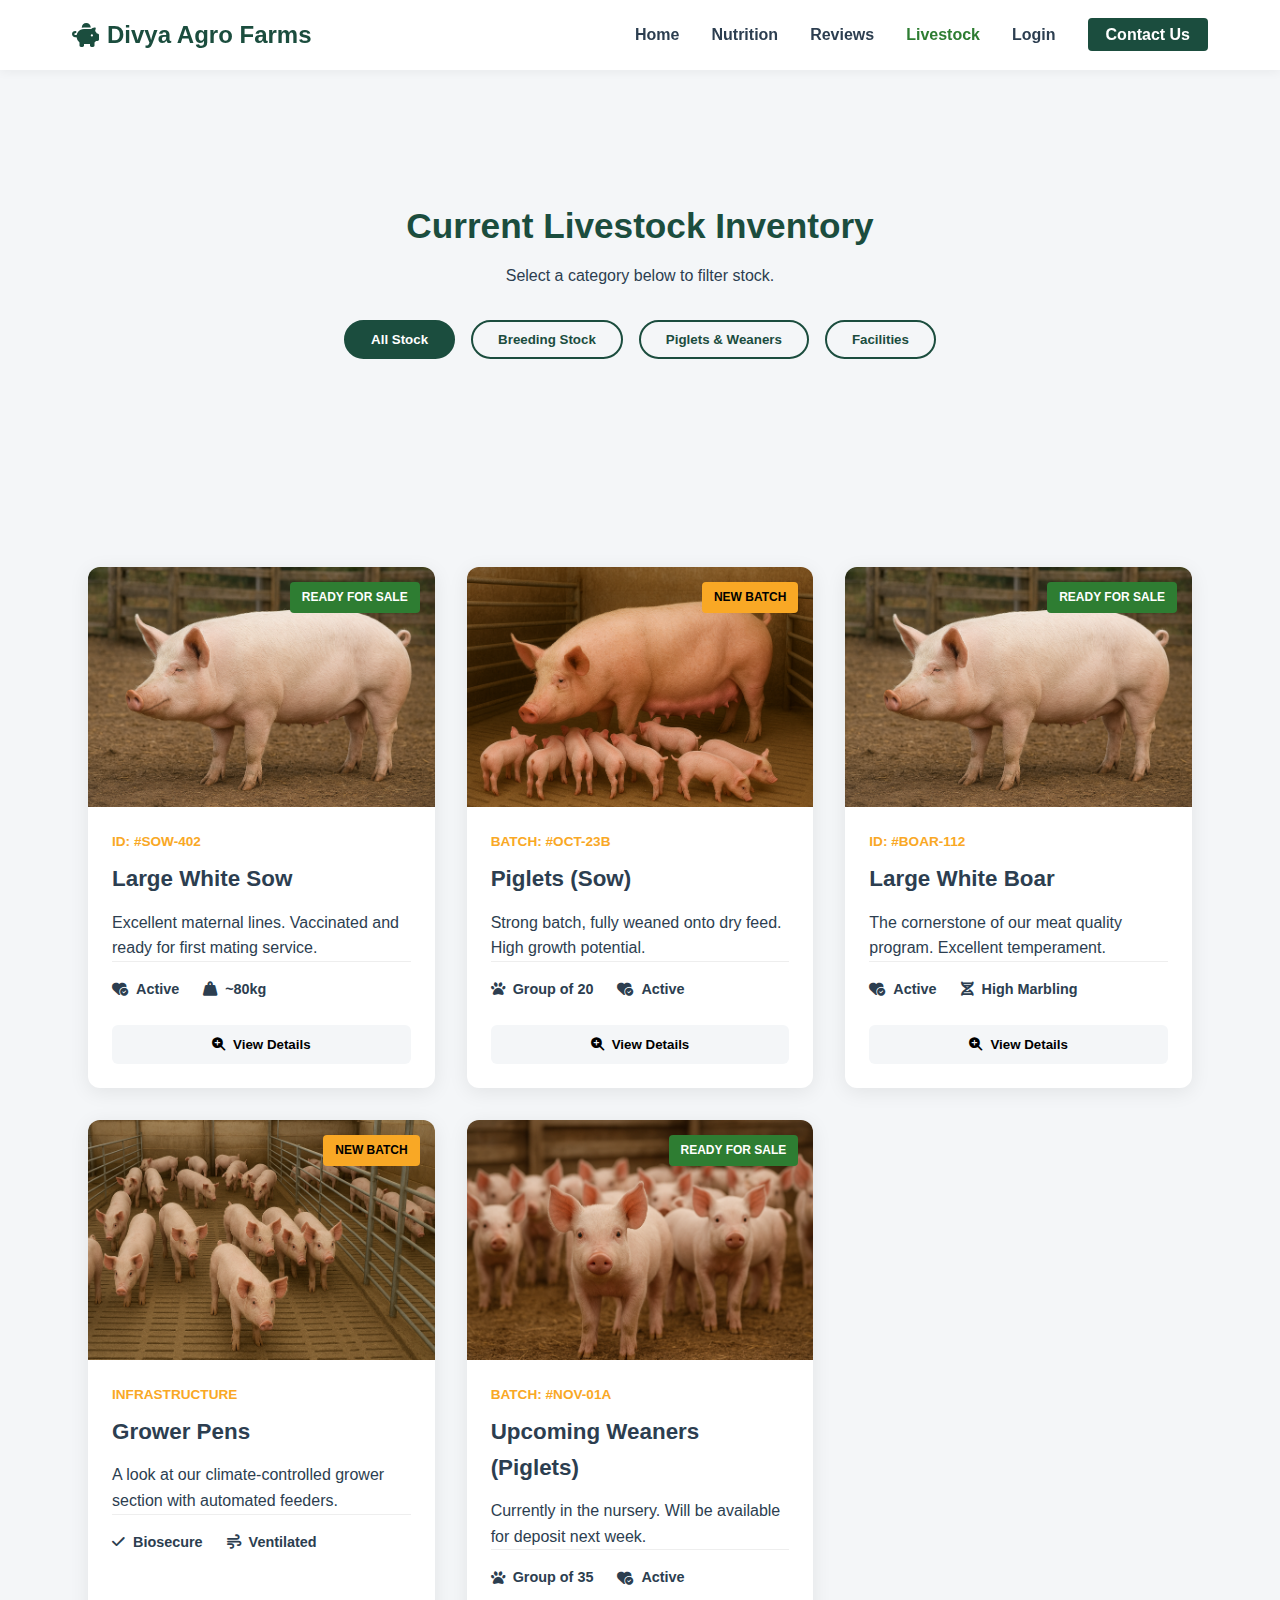
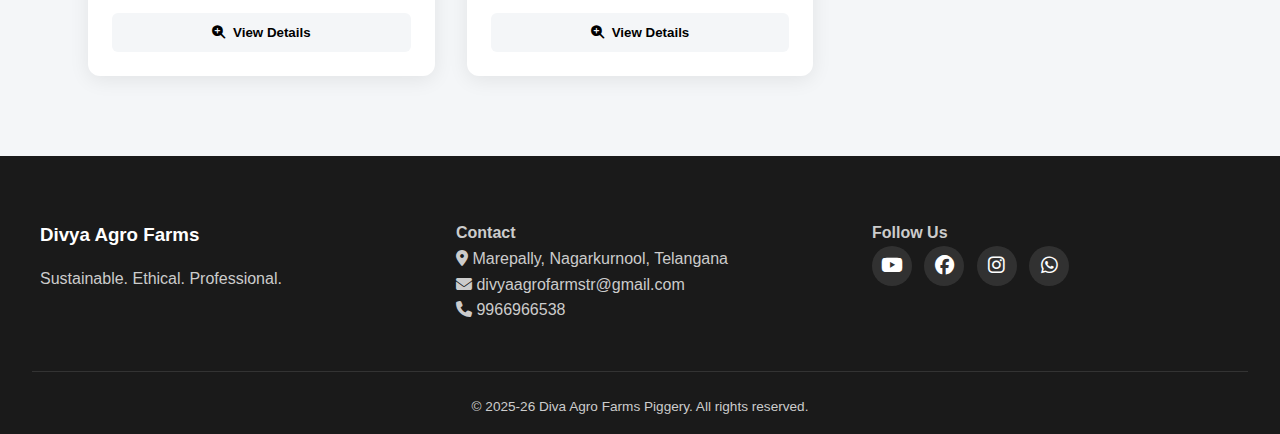
<file: gallery.html>
<!DOCTYPE html>
<html lang="en">
<head>
    <meta charset="UTF-8">
    <meta name="viewport" content="width=device-width, initial-scale=1.0">
    <title>Livestock Inventory | Divya Agro Farms Piggery</title>
    <meta name="description" content="Browse our current inventory of high-quality breeding stock, weaners, and growers.">
    <link rel="stylesheet" href="style.css">
    <link rel="stylesheet" href="https://cdnjs.cloudflare.com/ajax/libs/font-awesome/6.4.0/css/all.min.css">
</head>
<body>
<!-- DETAILS POPUP -->
<div class="details-popup-bg" id="detailsPopup">
    <div class="details-popup-box">
        
        <button class="details-cancel-btn" onclick="closeDetails()">Cancel</button>

        <h2 style="margin-top: 10px;">Pig Details</h2>

        <table class="details-table">
            <thead>
                <tr>
                    <th>Parameter</th>
                    <th>Value</th>
                </tr>
            </thead>
            <tbody id="detailsTableBody">
                <!-- Dynamic data will load here -->
            </tbody>
        </table>

    </div>
</div>

    <header>
        <nav class="navbar">
            <a href="index.html" class="logo">
                <i class="fa-solid fa-piggy-bank"></i> Divya Agro Farms
            </a>
            <div class="hamburger" id="hamburger">
                <i class="fa-solid fa-bars"></i>
            </div>
            <ul class="nav-links" id="nav-links">
                <li><a href="index.html">Home</a></li>
                <li><a href="index.html#nutrition">Nutrition</a></li>
                <li><a href="index.html#stories">Reviews</a></li>
                <li><a href="gallery.html" class="active">Livestock</a></li>
                 <li><a href="https://script.google.com/a/~/macros/s/AKfycbxltI3jYO7NN47utVJHWxJgkyFjkdDiAaRhCFxyRHa8MODTbKrUbqA7oQQPs1YiQdYghg/exec">Login</a></li>
                <li><a href="https://script.google.com/a/~/macros/s/AKfycbxm_MziGYYYec8XvmN_HFSw30t2jAZQNPVnIiqUgoXory1wMzzQtzzBSjO1YVpId8Xh/exec" class="nav-btn">Contact Us</a></li>
            </ul>
        </nav>
    </header>

    <main class="section-gray" style="padding-top: 3rem;">
        
        <section class="gallery-header">
            <div class="section-title" style="margin-bottom: 2rem;">
                <h2>Current Livestock Inventory</h2>
                <p class="subtitle">Select a category below to filter stock.</p>
            </div>

            <div class="gallery-controls">
                <button class="filter-btn active" data-filter="all">All Stock</button>
                <button class="filter-btn" data-filter="breeding">Breeding Stock</button>
                <button class="filter-btn" data-filter="weaners">Piglets & Weaners</button>
                <button class="filter-btn" data-filter="facilities">Facilities</button>
            </div>
        </section>

        <section class="gallery-grid-section">
            <div class="inventory-grid">
                
                <div class="inv-card" data-category="breeding">
                    <div class="inv-img-holder">
                        <img src="LWG.png" alt="Large White Sow">
                        <span class="badge ready">Ready for Sale</span>
                    </div>
                    <div class="inv-content">
                        <div class="inv-meta">ID: #SOW-402</div>
                        <h3>Large White Sow</h3>
                        <p>Excellent maternal lines. Vaccinated and ready for first mating service.</p>
                        <ul class="inv-specs">
                            <li><i class="fa-solid fa-heart-circle-check"></i> Active</li>
                            <li><i class="fa-solid fa-weight-hanging"></i> ~80kg</li>
                        </ul>
                        <button class="view-btn" onclick="openDetails({
    'Month-Year': 'Oct-2024',
    'Breed': 'Large White Yorkshire',
    'Vaccination': 'Done',
    'Avg Weight': '130 kg',
    'Status': 'Ready for Mating',
    'In stock': '125'
})">
    <i class="fa-solid fa-magnifying-glass-plus"></i> View Details
</button>
                    </div>
                </div>

                 <div class="inv-card" data-category="weaners">
                    <div class="inv-img-holder">
                        <img src="Psow.png" alt="Batch of piglets">
                        <span class="badge new">New Batch</span>
                    </div>
                    <div class="inv-content">
                        <div class="inv-meta">Batch: #OCT-23B</div>
                        <h3>Piglets (Sow)</h3>
                        <p>Strong batch, fully weaned onto dry feed. High growth potential.</p>
                        <ul class="inv-specs">
                            <li><i class="fa-solid fa-paw"></i> Group of 20</li>
                            <li><i class="fa-solid fa-heart-circle-check"></i> Active</li>
                        </ul>
                        <button class="view-btn" onclick="openDetails({
     'Month-Year': 'Oct-2024',
    'Breed': 'Large White Yorkshire',
    'Vaccination': 'Done',
    'Avg Weight': '130 kg',
    'Status': 'Ready for Mating',
    'In stock': '125'
})">
    <i class="fa-solid fa-magnifying-glass-plus"></i> View Details
</button>
                    </div>
                </div>

                <div class="inv-card" data-category="breeding">
                    <div class="inv-img-holder">
                        <img src="LWG.png" alt="Mature Boar">
                        <span class="badge ready">Ready for Sale</span>
                    </div>
                    <div class="inv-content">
                        <div class="inv-meta">ID: #BOAR-112</div>
                        <h3>Large White Boar</h3>
                        <p>The cornerstone of our meat quality program. Excellent temperament.</p>
                        <ul class="inv-specs">
                            <li><i class="fa-solid fa-heart-circle-check"></i> Active</li>
                            <li><i class="fa-solid fa-dna"></i> High Marbling</li>
                        </ul>
                        <button class="view-btn" onclick="openDetails({
     'Month-Year': 'Oct-2024',
    'Breed': 'Large White Yorkshire',
    'Vaccination': 'Done',
    'Avg Weight': '130 kg',
    'Status': 'Ready for Mating',
    'In stock': '125'
})">
    <i class="fa-solid fa-magnifying-glass-plus"></i> View Details
</button>
                    </div>
                </div>

                <div class="inv-card" data-category="facilities">
                    <div class="inv-img-holder">
                        <img src="gpens.png" alt="Piggery Facility">
                        <span class="badge new">New Batch</span>
                    </div>
                    <div class="inv-content">
                        <div class="inv-meta">Infrastructure</div>
                        <h3>Grower Pens</h3>
                        <p>A look at our climate-controlled grower section with automated feeders.</p>
                        <ul class="inv-specs">
                            <li><i class="fa-solid fa-check"></i> Biosecure</li>
                            <li><i class="fa-solid fa-wind"></i> Ventilated</li>
                        </ul>
                        <button class="view-btn" onclick="openDetails({
     'Month-Year': 'Oct-2024',
    'Breed': 'Large White Yorkshire',
    'Vaccination': 'Done',
    'Avg Weight': '130 kg',
    'Status': 'Ready for Mating',
    'In stock': '125'
})">
    <i class="fa-solid fa-magnifying-glass-plus"></i> View Details
</button>
                    </div>
                </div>
                 <div class="inv-card" data-category="weaners">
                    <div class="inv-img-holder">
                        <img src="Piglets.png" alt="Sleeping piglets">
                        <span class="badge ready">Ready for Sale</span>
                    </div>
                    <div class="inv-content">
                        <div class="inv-meta">Batch: #NOV-01A</div>
                        <h3>Upcoming Weaners (Piglets)</h3>
                        <p>Currently in the nursery. Will be available for deposit next week.</p>
                        <ul class="inv-specs">
                            <li><i class="fa-solid fa-paw"></i> Group of 35</li>
                            <li><i class="fa-solid fa-heart-circle-check"></i> Active</li>
                        </ul>
                        <button class="view-btn" onclick="openDetails({
     'Month-Year': 'Oct-2024',
    'Breed': 'Large White Yorkshire',
    'Vaccination': 'Done',
    'Avg Weight': '130 kg',
    'Status': 'Seperated from Mother & Ready to Eat Solid Food',
    'In stock': '125'
})">
    <i class="fa-solid fa-magnifying-glass-plus"></i> View Details
</button>
                    </div>
                </div>

            </div>
        </section>

    </main>

    <div id="lightbox" class="lightbox">
        <span class="close-btn">&times;</span>
        <img class="lightbox-content" id="lightbox-img">
    </div>

    <footer id="contact">
        <div class="footer-container">
            <div class="footer-col">
                <h3>Divya Agro Farms</h3>
                <p>Sustainable. Ethical. Professional.</p>
            </div>
            <div class="footer-col">
                <h4>Contact</h4>
                <p><i class="fa-solid fa-location-dot"></i> Marepally, Nagarkurnool, Telangana</p>
                <p><i class="fa-solid fa-envelope"></i> divyaagrofarmstr@gmail.com</p>
                <p><i class="fa-solid fa-phone"></i> 9966966538</p>
            </div>
            <div class="footer-col">
                <h4>Follow Us</h4>
                <div class="social-links">
                    <a href="https://youtube.com/@divyaagrofarms?si=rPuU8BE7GiFG2D_f"><i class="fa-brands fa-youtube"></i></a>
                    <a href="#https://www.facebook.com/share/1CBjUc9Hqu/"><i class="fa-brands fa-facebook"></i></a>
                    <a href="https://www.instagram.com/divyaagrofarms?igsh=ODhrdm40YjV1MHA4"><i class="fa-brands fa-instagram"></i></a>
                    <a href="https://api.whatsapp.com/send?phone=<+919966966538>&text=<Hello>"><i class="fa-brands fa-whatsapp"></i></a>
                </div>
            </div>
        </div>
        <div class="copyright">
            &copy; 2025-26 Diva Agro Farms Piggery. All rights reserved.
        </div>
    </footer>

    <script src="script.js"></script>
</body>

</html>
</file>
<file: style.css>
/* --- 1. Variables & Reset --- */
:root {
    --primary-color: #1b4d3e; 
    --secondary-color: #2e7d32; 
    --accent-color: #f9a825;
    --text-dark: #2c3e50;
    --text-gray: #546e7a;
    --text-light: #ffffff;
    --bg-light: #ffffff;
    --bg-off-white: #f4f6f8;
    --font-main: 'Segoe UI', Roboto, Helvetica, Arial, sans-serif;
    --shadow-card: 0 4px 20px rgba(0,0,0,0.08);
}
* { margin: 0; padding: 0; box-sizing: border-box; }
body { font-family: var(--font-main); color: var(--text-dark); line-height: 1.6; background-color: var(--bg-light); }
a { text-decoration: none; color: inherit; transition: 0.3s; }
ul { list-style: none; }
img { max-width: 100%; display: block; }


/* --- 2. Navigation --- */
header { background-color: var(--bg-light); box-shadow: 0 2px 10px rgba(0,0,0,0.05); position: sticky; top: 0; z-index: 1000; }
.navbar { display: flex; justify-content: space-between; align-items: center; padding: 1rem 2rem; max-width: 1200px; margin: 0 auto; }
.logo { font-size: 1.5rem; font-weight: 700; color: var(--primary-color); display: flex; align-items: center; gap: 0.5rem; }
.nav-links { display: flex; gap: 2rem; align-items: center; }
.nav-links a { font-weight: 600; color: var(--text-dark); }
.nav-links a:hover, .nav-links a.active { color: var(--secondary-color); }
.nav-btn { background-color: var(--primary-color); color: white !important; padding: 8px 18px; border-radius: 4px; }
.nav-btn:hover { background-color: var(--secondary-color); }
.hamburger { display: none; cursor: pointer; font-size: 1.5rem; }

/* --- 3. Hero Section --- */
.hero { position: relative; height: 85vh; display: flex; align-items: center; justify-content: center; overflow: hidden; color: var(--text-light); text-align: center; }
.hero-video { position: absolute; top: 50%; left: 50%; min-width: 100%; min-height: 100%; transform: translate(-50%, -50%); object-fit: cover; z-index: -2; }
.hero-overlay { position: absolute; top: 0; left: 0; width: 100%; height: 100%; background: linear-gradient(rgba(0,0,0,0.3), rgba(0,0,0,0.7)); z-index: -1; }
.hero-content { max-width: 800px; padding: 2rem; animation: fadeIn 1s ease-out; }
.hero-content h1 { font-size: 3.5rem; margin-bottom: 1rem; font-weight: 800; line-height: 1.2; }
.hero-buttons { display: flex; gap: 1rem; justify-content: center; margin-top: 2rem; }
.cta-button { background-color: var(--accent-color); color: #000; padding: 14px 30px; border-radius: 4px; font-weight: bold; border: 2px solid var(--accent-color); }
.cta-button:hover { background-color: #fbc02d; }
.cta-button.outline { background-color: transparent; color: white; border: 2px solid white; }
.cta-button.outline:hover { background-color: white; color: var(--primary-color); }

/* --- 4. Components & Layout --- */
section { padding: 5rem 2rem; max-width: 1200px; margin: 0 auto; }
.section-gray { background-color: var(--bg-off-white); width: 100%; max-width: 100%; }
.section-white { background-color: var(--bg-light); }
.section-title { text-align: center; margin-bottom: 4rem; }
.section-title h2 { color: var(--primary-color); font-size: 2.2rem; margin-bottom: 0.5rem; }
.stats-banner { background-color: var(--primary-color); color: white; display: flex; justify-content: space-around; padding: 3rem 1rem; flex-wrap: wrap; gap: 2rem; }
.stat-item { text-align: center; }
.stat-item h2 { font-size: 2.5rem; font-weight: 800; }

.split-layout { display: grid; grid-template-columns: 1fr 1fr; gap: 4rem; align-items: center; max-width: 1200px; margin: 0 auto; }
.split-layout.reverse .split-text { order: 2; }
.split-layout.reverse .split-image { order: 1; }
.split-image img { border-radius: 8px; box-shadow: var(--shadow-card); }
.feature-box { display: flex; gap: 1rem; margin-bottom: 1.5rem; background: white; padding: 1rem; border-radius: 6px; box-shadow: 0 2px 10px rgba(0,0,0,0.03); }
.fb-icon { font-size: 1.5rem; color: var(--primary-color); min-width: 40px; }
.check-list li { margin-bottom: 0.8rem; display: flex; align-items: center; gap: 10px; font-weight: 500; }
.check-list i { color: var(--secondary-color); }

/* --- 5. Testimonials & Roadmap --- */
.testimonials-grid { display: grid; grid-template-columns: repeat(auto-fit, minmax(300px, 1fr)); gap: 2rem; }
.testimonial-card { background: white; padding: 2rem; border-radius: 8px; box-shadow: var(--shadow-card); border-top: 4px solid var(--accent-color); }
.quote-icon { font-size: 1.5rem; color: #ddd; margin-bottom: 1rem; }
.roadmap-section { background-color: var(--primary-color); color: white; text-align: center; width: 100%; max-width: 100%; padding: 5rem 2rem; }
.roadmap-grid { display: flex; flex-wrap: wrap; justify-content: center; gap: 2rem; margin-top: 3rem; }
.roadmap-item { background: rgba(255,255,255,0.1); padding: 1.5rem; border-radius: 8px; flex: 1; min-width: 250px; border: 1px solid rgba(255,255,255,0.2); }
.roadmap-item h4 { color: var(--accent-color); margin-bottom: 0.5rem; }

/* --- 6. Gallery / Inventory Styles --- */
.gallery-controls { display: flex; justify-content: center; flex-wrap: wrap; gap: 1rem; margin-bottom: 3rem; }
.filter-btn { padding: 10px 25px; border: 2px solid var(--primary-color); background: transparent; color: var(--primary-color); font-weight: 600; border-radius: 30px; cursor: pointer; transition: 0.3s; }
.filter-btn:hover, .filter-btn.active { background-color: var(--primary-color); color: white; }

.inventory-grid { display: grid; grid-template-columns: repeat(auto-fill, minmax(340px, 1fr)); gap: 2rem; padding: 0 1rem; }
.inv-card { background-color: white; border-radius: 12px; overflow: hidden; box-shadow: var(--shadow-card); transition: transform 0.3s; display: flex; flex-direction: column; }
.inv-card:hover { transform: translateY(-5px); }
.inv-img-holder { position: relative; height: 240px; overflow: hidden; }
.inv-img-holder img { width: 100%; height: 100%; object-fit: cover; transition: transform 0.5s; }
.inv-card:hover .inv-img-holder img { transform: scale(1.05); }
.badge { position: absolute; top: 15px; right: 15px; padding: 6px 12px; border-radius: 4px; font-size: 0.75rem; font-weight: 700; text-transform: uppercase; }
.badge.ready { background-color: var(--secondary-color); color: white; }
.badge.new { background-color: var(--accent-color); color: black; }
.inv-content { padding: 1.5rem; display: flex; flex-direction: column; flex-grow: 1; }
.inv-meta { font-size: 0.85rem; color: var(--accent-color); font-weight: 700; margin-bottom: 0.5rem; text-transform: uppercase; }
.inv-content h3 { font-size: 1.4rem; margin-bottom: 0.8rem; }
.inv-specs { display: flex; gap: 1.5rem; margin-bottom: 1.5rem; padding-top: 1rem; border-top: 1px solid #eee; }
.inv-specs li { font-size: 0.9rem; font-weight: 600; display: flex; align-items: center; gap: 8px; }
.view-btn { margin-top: auto; width: 100%; padding: 12px; background-color: var(--bg-off-white); border: none; border-radius: 6px; font-weight: 600; cursor: pointer; transition: 0.3s; display: flex; align-items: center; justify-content: center; gap: 8px; }
.view-btn:hover { background-color: var(--primary-color); color: white; }

/* Lightbox */
.lightbox { display: none; position: fixed; z-index: 2000; left: 0; top: 0; width: 100%; height: 100%; background-color: rgba(0,0,0,0.9); justify-content: center; align-items: center; opacity: 0; transition: opacity 0.3s; }
.lightbox.active { display: flex; opacity: 1; }
.lightbox-content { max-width: 90%; max-height: 80vh; border-radius: 5px; }
.close-btn { position: absolute; top: 20px; right: 40px; color: white; font-size: 40px; cursor: pointer; }

/* --- 7. Footer & Mobile --- */
footer { background-color: #1a1a1a; color: #ccc; padding: 4rem 2rem 1rem; }
.footer-container { max-width: 1200px; margin: 0 auto; display: grid; grid-template-columns: repeat(auto-fit, minmax(250px, 1fr)); gap: 3rem; margin-bottom: 3rem; }
.footer-col h3 { color: white; margin-bottom: 1rem; }
.social-links a { color: white; font-size: 1.2rem; background: rgba(255,255,255,0.1); padding: 8px; border-radius: 50%; width: 40px; height: 40px; display: inline-flex; justify-content: center; align-items: center; margin-right: 0.5rem;}
.copyright { text-align: center; border-top: 1px solid #333; padding-top: 1.5rem; font-size: 0.85rem; }

@keyframes fadeIn { from { opacity: 0; transform: translateY(20px); } to { opacity: 1; transform: translateY(0); } }
@media (max-width: 768px) {
    .nav-links { display: none; flex-direction: column; position: absolute; top: 70px; right: 0; background-color: white; width: 100%; padding: 2rem; box-shadow: 0 5px 10px rgba(0,0,0,0.1); }
    .nav-links.open { display: flex; }
    .hamburger { display: block; }
    .hero-content h1 { font-size: 2.5rem; }
    .split-layout { grid-template-columns: 1fr; gap: 2rem; }
    .split-layout.reverse .split-text { order: 1; }
    .stats-banner { flex-direction: column; gap: 2rem; }

}

.scroll-container {
  width: 100%;
  overflow: hidden;
  background: #f0f0f0;
  padding: 10px;
}

.scroll-text {
  display: inline-block;
  white-space: nowrap;
  animation: scroll-left 20s linear infinite;
  font-size: 20px;
  color: #663300;
}

@keyframes scroll-left {
  0% {
    transform: translateX(100%);
  }
  100% {
    transform: translateX(-100%);
  }
}

/* --- Navigation Mobile Active State --- */
@media (max-width: 768px) {
    .nav-links {
        /* Existing styles... */
        transform: translateX(100%);
        transition: transform 0.3s ease-in-out;
    }
    
    .nav-links.active {
        transform: translateX(0);
    }
}

/* --- Sticky Header State --- */
header.scrolled {
    background: rgba(255, 255, 255, 0.95);
    box-shadow: 0 2px 10px rgba(0,0,0,0.1);
    padding: 0.5rem 0; /* Optional shrink effect */
}

/* --- Lightbox Styles --- */
.lightbox {
    position: fixed;
    top: 0;
    left: 0;
    width: 100%;
    height: 100%;
    background: rgba(0, 0, 0, 0.9);
    display: flex;
    justify-content: center;
    align-items: center;
    z-index: 1000;
    opacity: 0;
    visibility: hidden;
    transition: opacity 0.3s ease;
}

.lightbox.active {
    opacity: 1;
    visibility: visible;
}

.lightbox-content {
    max-width: 90%;
    max-height: 90vh;
    border-radius: 4px;
    box-shadow: 0 0 20px rgba(255,255,255,0.1);
}

.close-btn {
    position: absolute;
    top: 20px;
    right: 30px;
    font-size: 40px;
    color: white;
    cursor: pointer;
    transition: color 0.3s;
}

.close-btn:hover {
    color: #e74c3c; /* Red hover */
}

/* --- Fade In Animation for Gallery Filters --- */
@keyframes fadeIn {
    from { opacity: 0; transform: translateY(10px); }
    to { opacity: 1; transform: translateY(0); }
}


/* Popup Background */
.details-popup-bg {
    position: fixed;
    top: 0;
    left: 0;
    width: 100%;
    height: 100%;
    background: rgba(0,0,0,0.5);
    display: none;
    justify-content: center;
    align-items: center;
    z-index: 9999;
}

/* Popup Box */
.details-popup-box {
    width: 90%;
    max-width: 550px;
    background: white;
    border-radius: 10px;
    padding: 20px;
    animation: fadeIn 0.3s ease-in-out;
}

/* Cancel Button */
.details-cancel-btn {
    float: right;
    padding: 6px 12px;
    background: red;
    color: white;
    border-radius: 5px;
    border: none;
    cursor: pointer;
}

.details-cancel-btn:hover {
    background: darkred;
}

/* Table inside popup */
.details-table {
    width: 100%;
    margin-top: 20px;
    border-collapse: collapse;
}

.details-table th, .details-table td {
    padding: 10px;
    border: 1px solid #ccc;
    text-align: left;
    font-weight: bold;
}

.details-table th {
    background: #007bff;
    color: white;
}

/* Animation */
@keyframes fadeIn {
    from { opacity: 0; transform: scale(0.9); }
    to { opacity: 1; transform: scale(1); }
}
</file>
